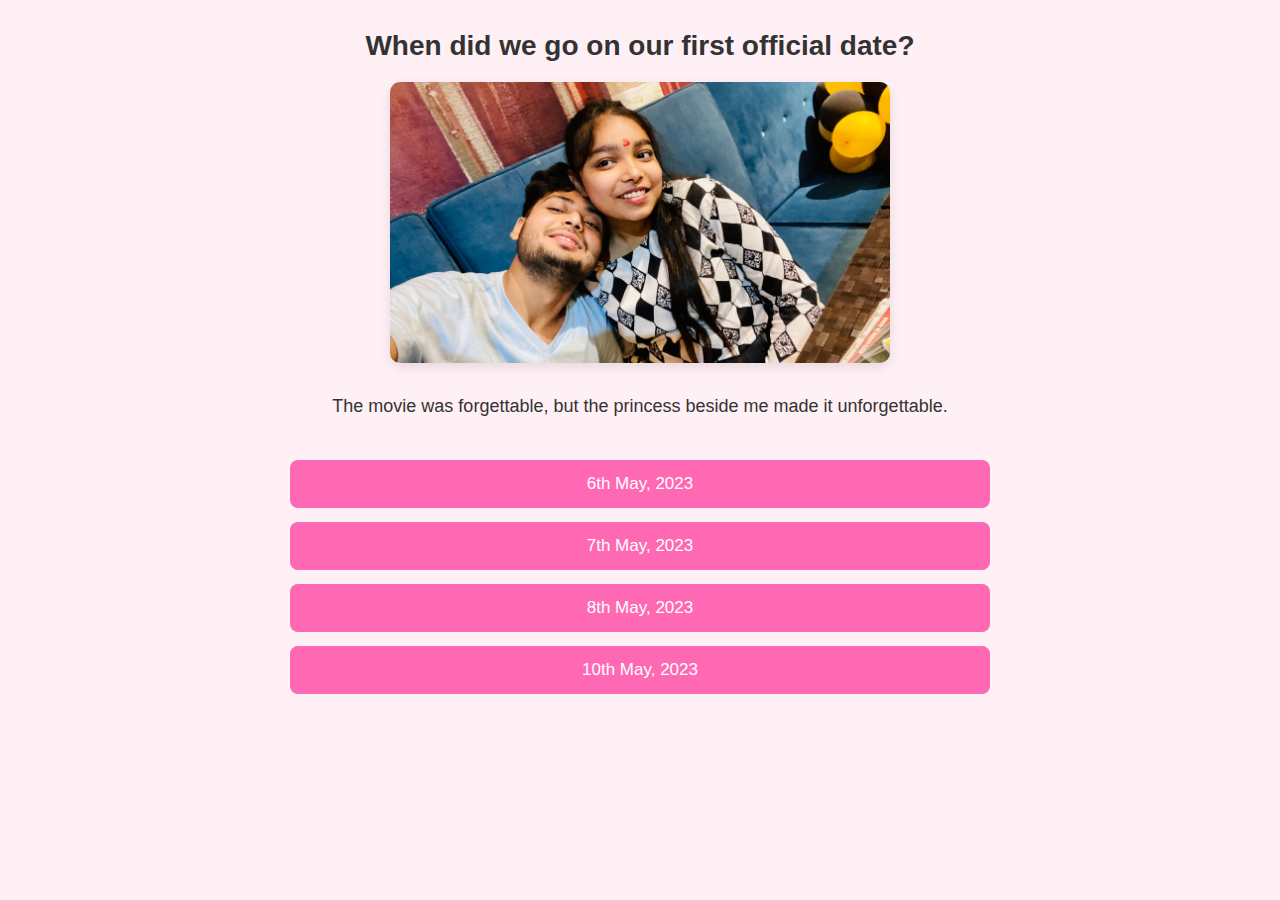
<file: second.html>
<!DOCTYPE html>
<html lang="en">
<head>
  <meta charset="UTF-8">
  <title>Our First Date</title>
  <link rel="stylesheet" href="css/style.css">
</head>
<body>
  <div class="container">
    <h1>When did we go on our first official date?</h1>
    <img src="images/firstdate.jpg" alt="First Date" class="question-img">
    <p>The movie was forgettable, but the princess beside me made it unforgettable.</p>
    <div class="options">
      <button onclick="checkAnswer('wrong')">6th May, 2023</button>
      <button onclick="checkAnswer('correct')">7th May, 2023</button>
      <button onclick="checkAnswer('wrong')">8th May, 2023</button>
      <button onclick="checkAnswer('wrong')">10th May, 2023</button>
    </div>
  </div>
  <script src="js/script.js"></script>
</body>
</html>
</file>
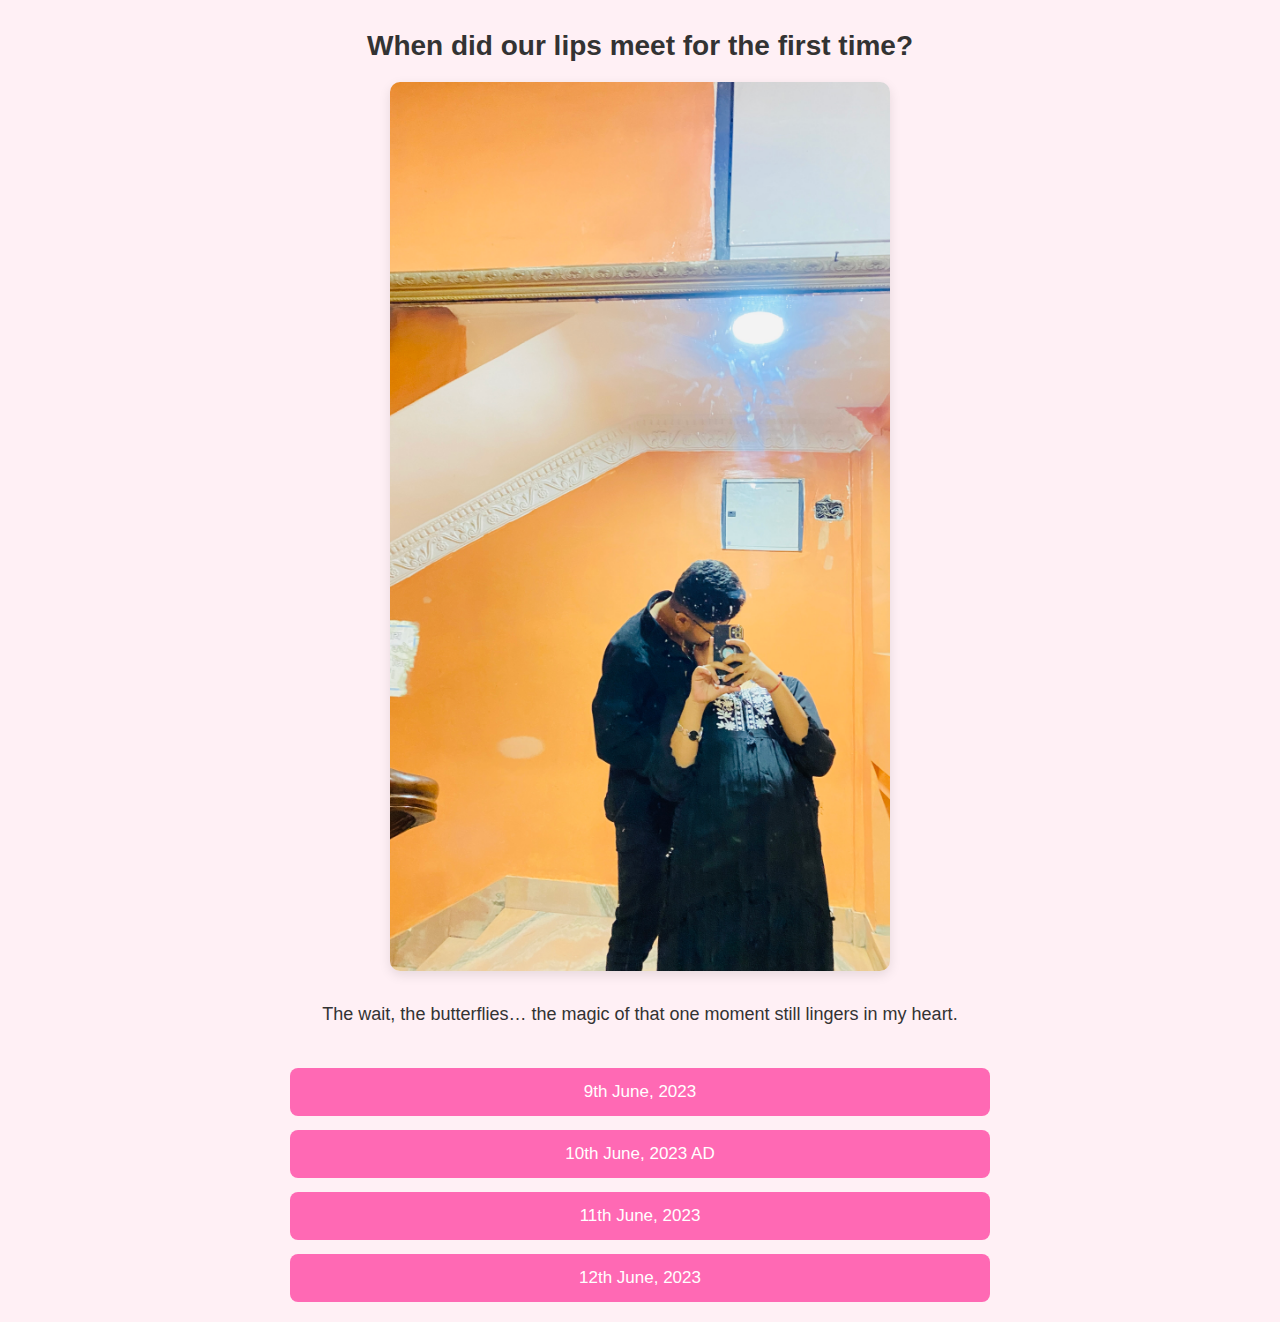
<file: third.html>
<!DOCTYPE html>
<html lang="en">
<head>
  <meta charset="UTF-8">
  <title>Our First Kiss</title>
  <link rel="stylesheet" href="css/style.css">
</head>
<body>
  <div class="container">
    <h1>When did our lips meet for the first time?</h1>
    <img src="images/firstkiss.jpg" alt="First Kiss" class="question-img">
    <p>The wait, the butterflies… the magic of that one moment still lingers in my heart.</p>
    <div class="options">
      <button onclick="checkAnswer('wrong')">9th June, 2023</button>
      <button onclick="checkAnswer('correct')">10th June, 2023 AD</button>
      <button onclick="checkAnswer('wrong')">11th June, 2023</button>
      <button onclick="checkAnswer('wrong')">12th June, 2023</button>
    </div>
  </div>
  <script src="js/script.js"></script>
</body>
</html>
</file>
<file: css/style.css>
/* Base Styles */
body {
  font-family: 'Arial', sans-serif;
  text-align: center;
  background: #fff0f5;
  color: #333;
  margin: 0;
  padding: 20px;
}

.container {
  max-width: 700px;
  margin: auto;
  padding: 0 15px;
}

.question-img {
  width: 100%;
  max-width: 500px;
  margin: 20px auto;
  border-radius: 10px;
  display: block;
  box-shadow: 0 4px 12px rgba(0, 0, 0, 0.1);
}

h1, h2 {
  font-size: 28px;
  margin-top: 10px;
}

p {
  font-size: 18px;
  line-height: 1.5;
  padding: 10px 0;
}

.options {
  margin-top: 30px;
  display: flex;
  flex-direction: column;
  gap: 14px;
}

.options button,
button {
  padding: 14px 24px;
  font-size: 17px;
  background-color: #ff69b4;
  color: white;
  border: none;
  border-radius: 8px;
  cursor: pointer;
  transition: background 0.3s;
}

.options button:hover,
button:hover {
  background-color: #ff1493;
}

/* Mobile Responsive */
@media (max-width: 480px) {
  body {
    padding: 15px;
  }

  .container {
    padding: 0 10px;
  }

  .question-img {
    max-width: 100%;
    margin: 15px auto;
    padding: 0 10px;
  }

  h1, h2 {
    font-size: 22px;
  }

  p {
    font-size: 16px;
  }

  .options button,
  button {
    font-size: 16px;
    padding: 16px 18px;
    width: 100%;
    max-width: 300px;
    margin: 0 auto;
  }
}
</file>
